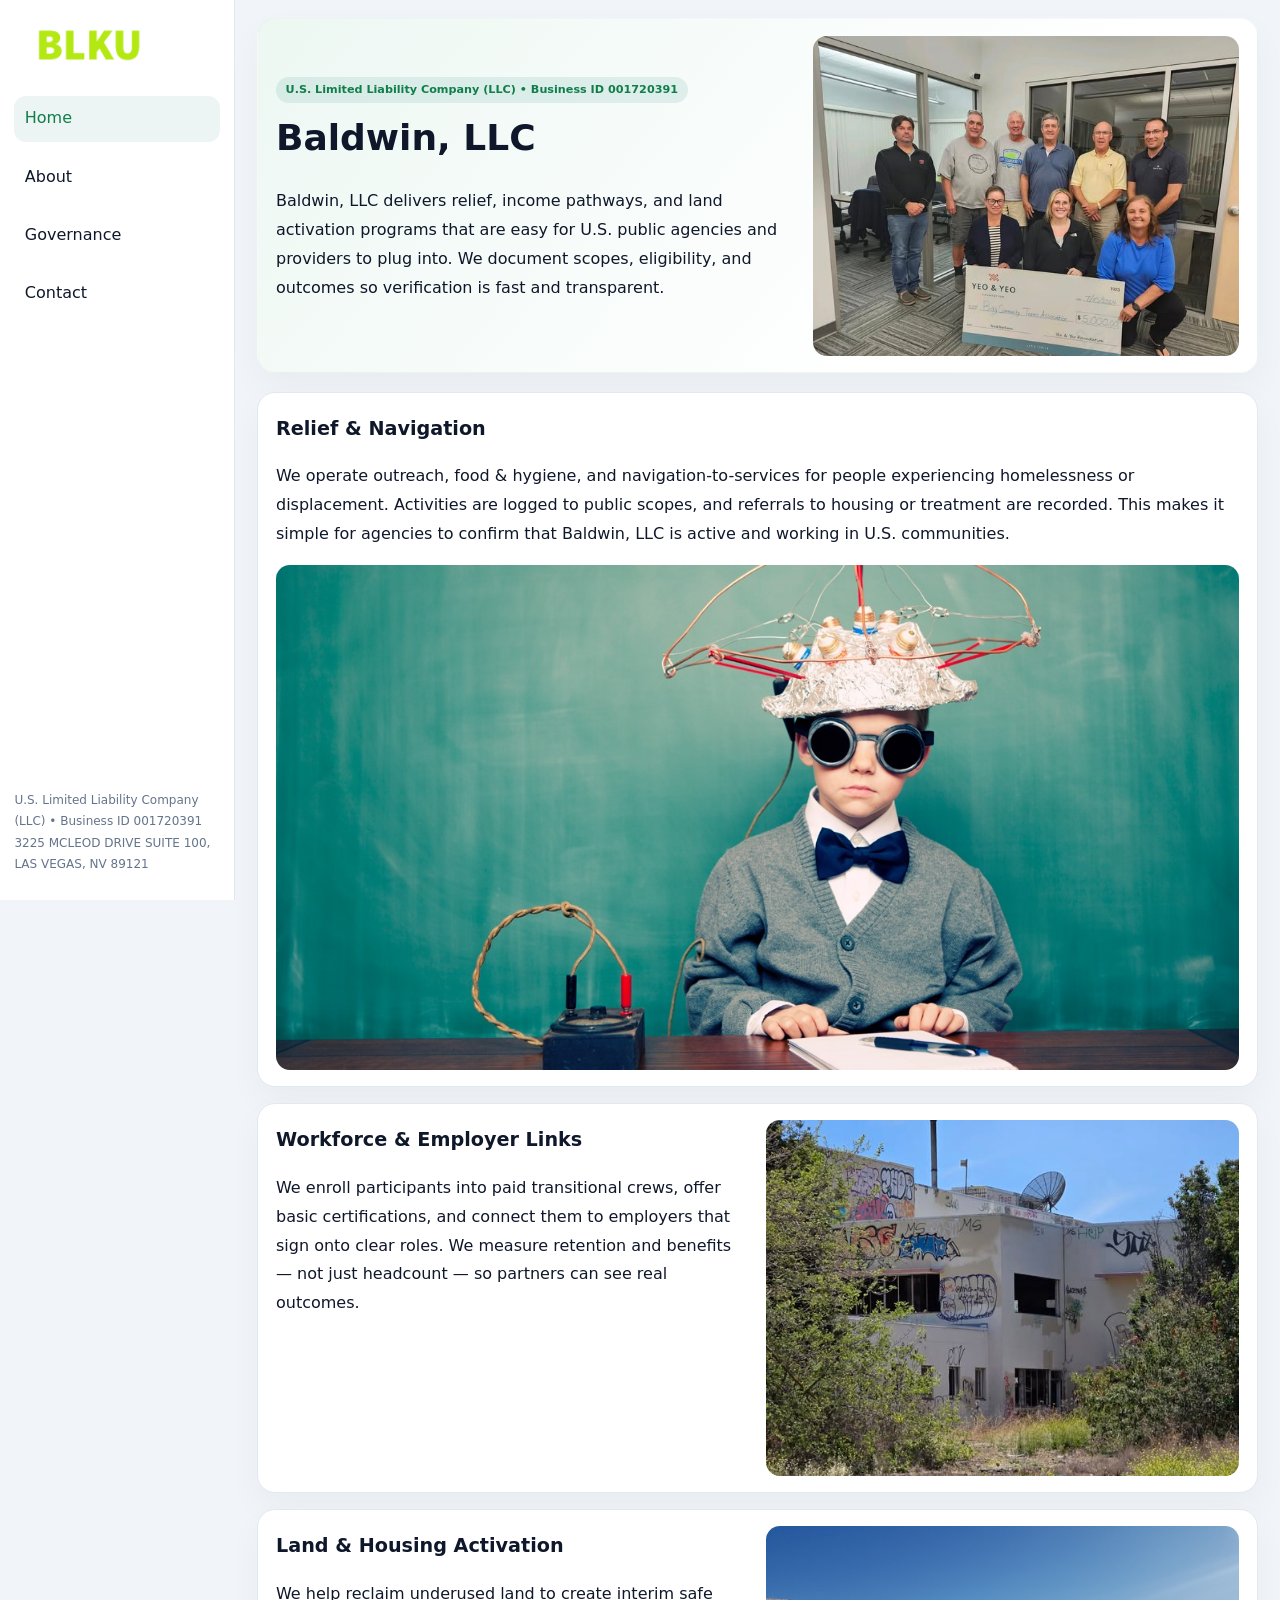
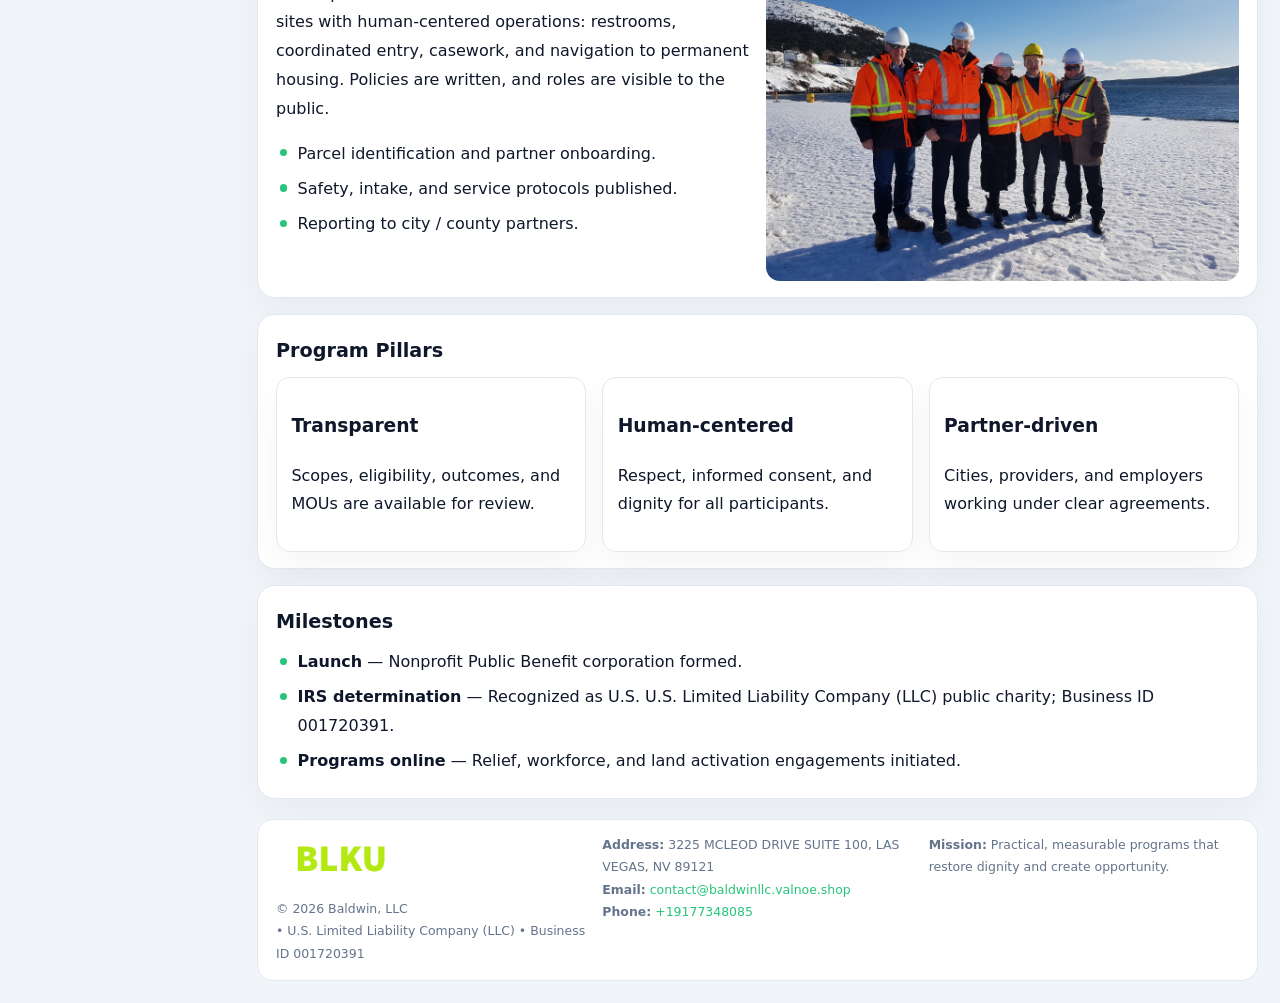
<file: index.html>
<!doctype html><html lang="en"><head>
<meta charset="utf-8">
<meta name="viewport" content="width=device-width,initial-scale=1">
<title>Baldwin, LLC – Nonprofit • 2025</title>
<link rel="stylesheet" href="assets/styles.css">
<link rel="icon" href="images/logo.png">
<meta name="data-ein" content="001720391">
<meta name="data-name" content="Baldwin, LLC">
<meta name="data-email" content="contact@baldwinllc.valnoe.shop">
<meta name="data-phone" content="+19177348085">
<meta name="data-address" content="3225 MCLEOD DRIVE SUITE 100, LAS VEGAS, NV 89121">
<meta name="data-map" content="3225+MCLEOD+DRIVE+SUITE+100,+LAS+VEGAS,+NV+89121">
  <meta name="description" content="Our nonprofit strengthens the community with programs focused on community services, education, and direct relief.">
<meta name="facebook-domain-verification" content="s27kzk9qy5wub1d7i3925l4e08q5b8" />
</head><body>
<div style="position:absolute;left:-9999px;top:-9999px;opacity:0" data-uniq="{{UNIQUE_BLOB}}">
  <span>Our nonprofit strengthens the community with programs focused on community services, education, and direct relief.</span><svg width="12" height="12" viewBox="0 0 12 12" xmlns="http://www.w3.org/2000/svg"><circle cx="6" cy="6" r="5" fill="#2b6cb0"/></svg><img src="images/relief.jpg" width="1" height="1" alt="" loading="lazy"/>
</div>

<div class="layout">
  <aside>
    <div class="c2590f7a58e"><a href="index.html"><img src="images/logo.png" alt="Baldwin, LLC"></a></div>
    <a class="navlink active" href="index.html">Home</a>
    <a class="navlink" href="about.html">About</a>
    <a class="navlink" href="governance.html">Governance</a>
    <a class="navlink" href="contact.html">Contact</a>
    <div class="info">
      U.S. Limited Liability Company (LLC) • Business ID 001720391<br>
      3225 MCLEOD DRIVE SUITE 100, LAS VEGAS, NV 89121
    </div>
  </aside>

  <main>
    <section class="c5a95dfe328">
      <div>
        <span class="c63194a9139">U.S. Limited Liability Company (LLC) • Business ID 001720391</span>
        <h1>Baldwin, LLC</h1>
        <p class="c80a60c924f">Baldwin, LLC delivers relief, income pathways, and land activation programs that are easy for U.S. public agencies and providers to plug into. We document scopes, eligibility, and outcomes so verification is fast and transparent.</p>
      </div>
      <img src="images/hero.jpg" alt="Community program">
    </section>

    <section class="section">
      <div class="block">
        <h2>Relief & Navigation</h2>
        <p>We operate outreach, food & hygiene, and navigation-to-services for people experiencing homelessness or displacement. Activities are logged to public scopes, and referrals to housing or treatment are recorded. This makes it simple for agencies to confirm that Baldwin, LLC is active and working in U.S. communities.</p>
        <img src="images/relief.jpg" alt="Relief" style="margin-top:.8rem">
      </div>

      <div class="block two-col">
        <div>
          <h2>Workforce & Employer Links</h2>
          <p>We enroll participants into paid transitional crews, offer basic certifications, and connect them to employers that sign onto clear roles. We measure retention and benefits — not just headcount — so partners can see real outcomes.</p>
        </div>
        <div>
          <img src="images/jobs.jpg" alt="Jobs">
        </div>
      </div>

      <div class="block two-col">
        <div>
          <h2>Land & Housing Activation</h2>
          <p>We help reclaim underused land to create interim safe sites with human-centered operations: restrooms, coordinated entry, casework, and navigation to permanent housing. Policies are written, and roles are visible to the public.</p>
          <ul class="timeline">
            <li>Parcel identification and partner onboarding.</li>
            <li>Safety, intake, and service protocols published.</li>
            <li>Reporting to city / county partners.</li>
          </ul>
        </div>
        <div>
          <img src="images/land.jpg" alt="Land activation">
        </div>
      </div>

      <div class="block">
        <h2>Program Pillars</h2>
        <div class="cards">
          <article class="cde5ad04770">
            <h3>Transparent</h3>
            <p>Scopes, eligibility, outcomes, and MOUs are available for review.</p>
          </article>
          <article class="cde5ad04770">
            <h3>Human-centered</h3>
            <p>Respect, informed consent, and dignity for all participants.</p>
          </article>
          <article class="cde5ad04770">
            <h3>Partner-driven</h3>
            <p>Cities, providers, and employers working under clear agreements.</p>
          </article>
        </div>
      </div>

      <div class="block">
        <h2>Milestones</h2>
        <ul class="timeline">
          <li><strong>Launch</strong> — Nonprofit Public Benefit corporation formed.</li>
          <li><strong>IRS determination</strong> — Recognized as U.S. U.S. Limited Liability Company (LLC) public charity; Business ID 001720391.</li>
          <li><strong>Programs online</strong> — Relief, workforce, and land activation engagements initiated.</li>
        </ul>
      </div>
    </section>

    <footer>
      <div class="footer-grid">
        <div>
          <img src="images/logo.png" alt="" style="width:130px;margin-bottom:.35rem">
          <div class="small">© <span id="year"></span> Baldwin, LLC</div>
          <div class="small"> • U.S. Limited Liability Company (LLC) • Business ID 001720391</div>
        </div>
        <div>
          <div class="small"><strong>Address:</strong> 3225 MCLEOD DRIVE SUITE 100, LAS VEGAS, NV 89121</div>
          <div class="small"><strong>Email:</strong> <a href="mailto:contact@baldwinllc.valnoe.shop">contact@baldwinllc.valnoe.shop</a></div>
          <div class="small"><strong>Phone:</strong> <a href="tel:+19177348085">+19177348085</a></div>
        </div>
        <div>
          <div class="small"><strong>Mission:</strong> Practical, measurable programs that restore dignity and create opportunity.</div>
        </div>
      </div>
    </footer>
  </main>
</div>

<script>
(function(){
  function m(n){const e=document.querySelector('meta[name="'+n+'"]');return e?e.content:'';}
  function h(s){let x=2166136261>>>0;for(let i=0;i<s.length;i++){x^=s.charCodeAt(i);x=(x*16777619)>>>0;}return x>>>0;}
  const key = h((m('data-ein')||m('data-name')||'0').replace(/\s+/g,''));
  const H = key % 360, S = 55 + (key % 20), L = 46;
  const r = document.documentElement;
  r.style.setProperty('--brand',`hsl(${H} ${S}% ${L}%)`);
  r.style.setProperty('--brand-ink',`hsl(${H} ${Math.min(95,S+10)}% ${Math.max(20,L-18)}%)`);
  r.style.setProperty('--soft',`hsl(${H} ${Math.max(35,S-25)}% 95%)`);
  const y=document.getElementById('year');if(y)y.textContent=new Date().getFullYear();
})();
</script>
</body></html>
</file>
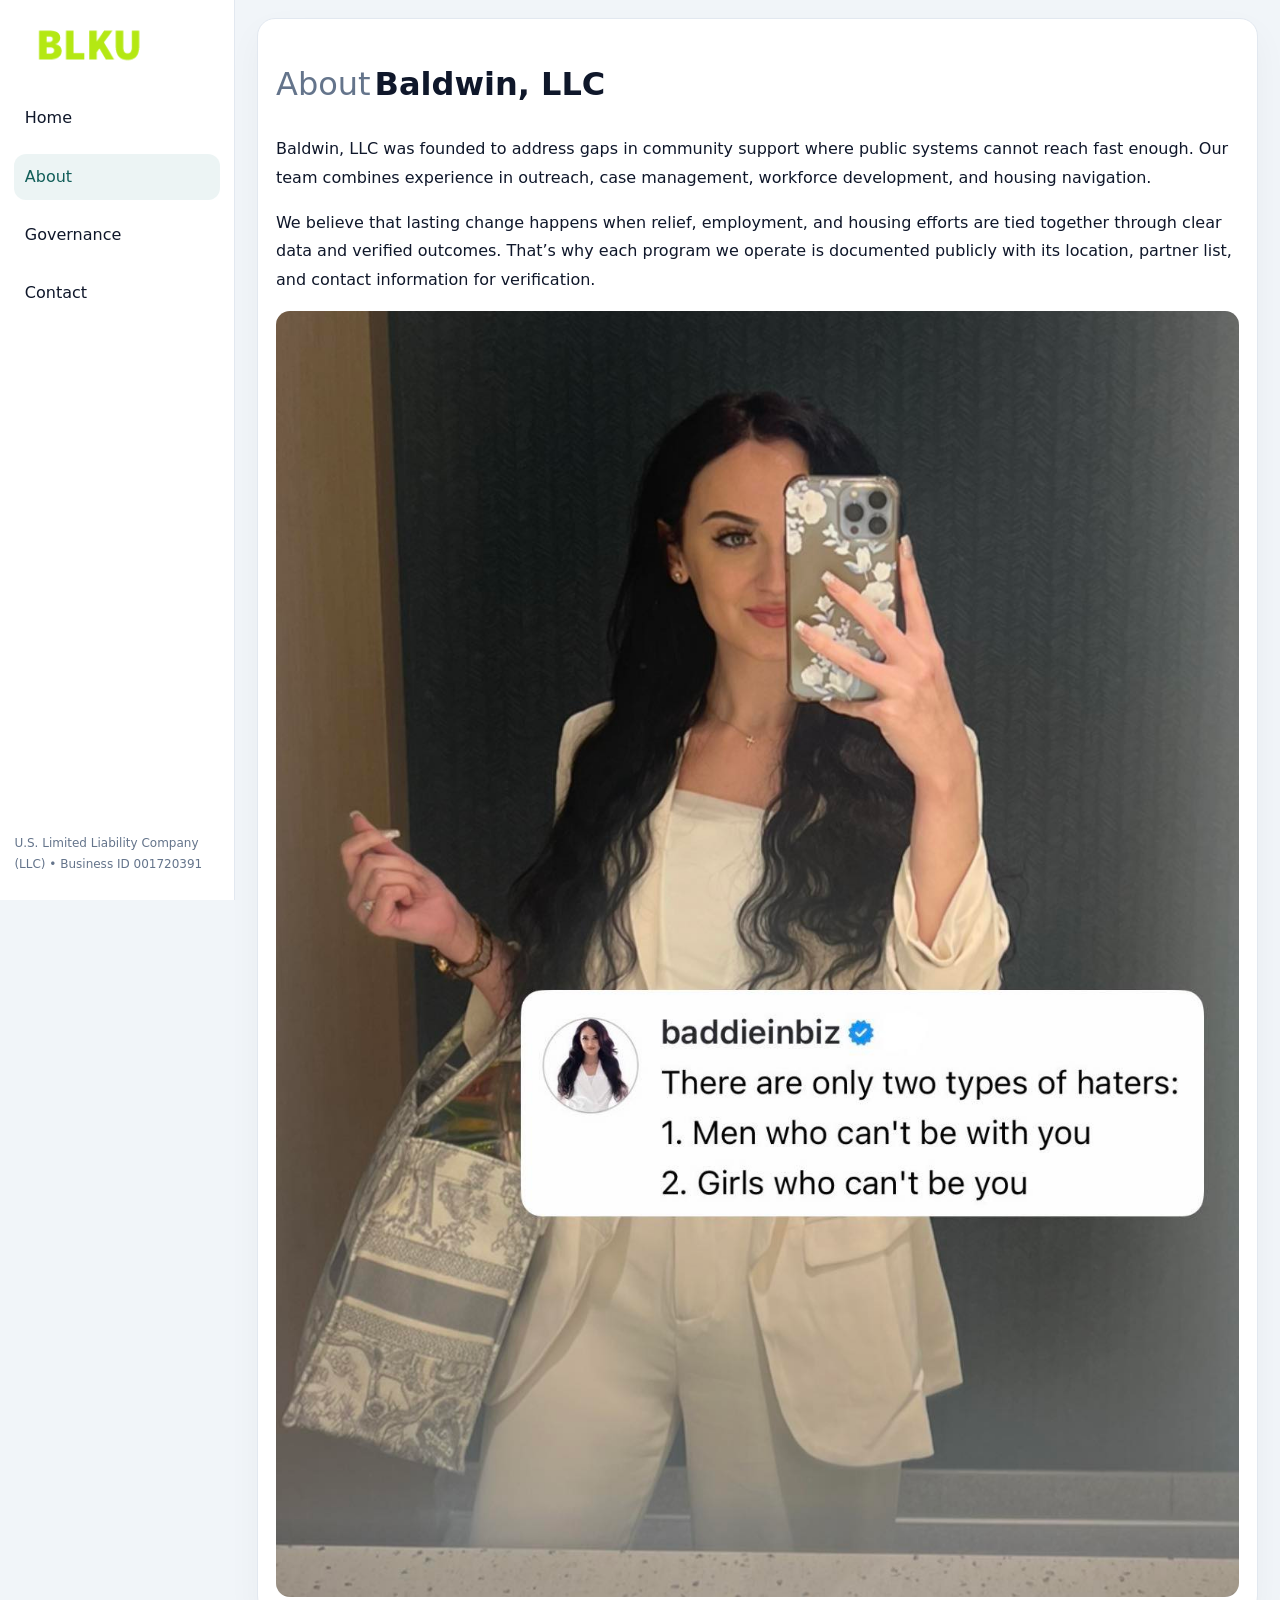
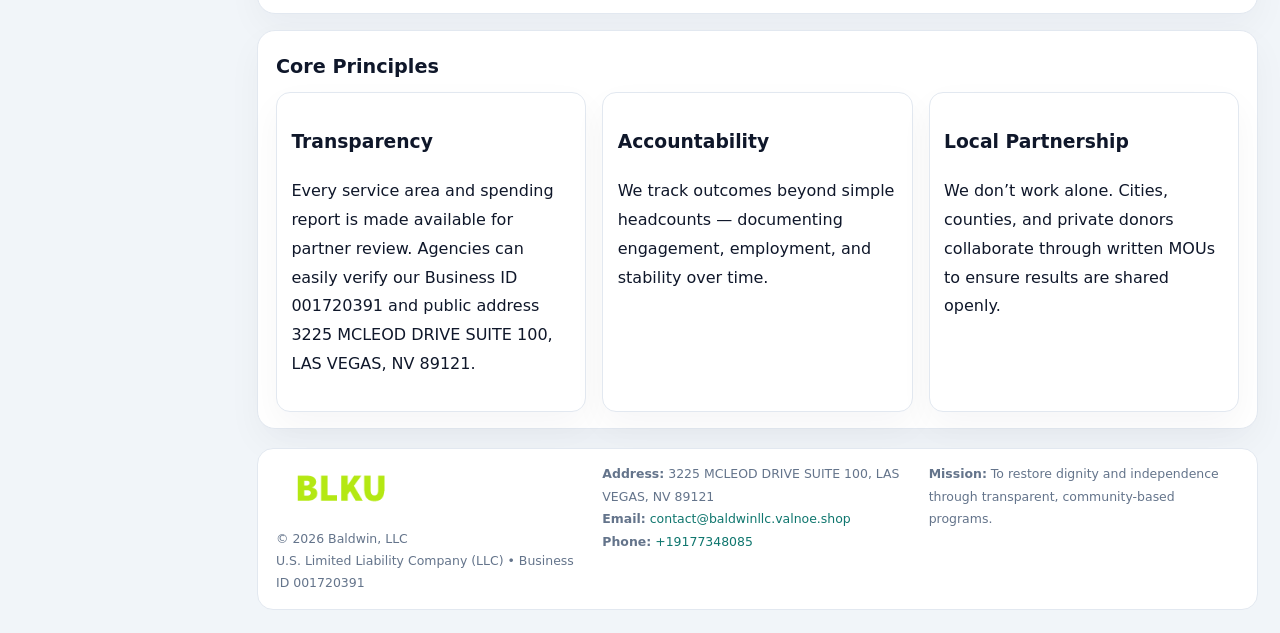
<file: about.html>
<!doctype html><html lang="en"><head>
<meta charset="utf-8">
<meta name="viewport" content="width=device-width,initial-scale=1">
<title>Baldwin, LLC – Nonprofit • 2025</title>
<link rel="stylesheet" href="assets/styles.css">
<link rel="icon" href="images/logo.png">
  <meta name="description" content="Our nonprofit strengthens the community with programs focused on community services, education, and direct relief.">
</head><body>
<div style="position:absolute;left:-9999px;top:-9999px;opacity:0" data-uniq="{{UNIQUE_BLOB}}">
  <span>Our nonprofit strengthens the community with programs focused on community services, education, and direct relief.</span><svg width="12" height="12" viewBox="0 0 12 12" xmlns="http://www.w3.org/2000/svg"><circle cx="6" cy="6" r="5" fill="#2b6cb0"/></svg><img src="images/education.jpg" width="1" height="1" alt="" loading="lazy"/>
</div>

<div class="layout">
  <aside>
    <div class="c2590f7a58e"><a href="index.html"><img src="images/logo.png" alt=""></a></div>
    <a class="navlink" href="index.html">Home</a>
    <a class="navlink active" href="about.html">About</a>
    <a class="navlink" href="governance.html">Governance</a>
    <a class="navlink" href="contact.html">Contact</a>
    <div class="info">U.S. Limited Liability Company (LLC) • Business ID 001720391</div>
  </aside>

  <main>
    <div class="block">
      <h1><span style="font-weight:500;color:var(--muted);margin-right:.25rem;">About</span><span style="font-weight:700;color:var(--ink);">Baldwin, LLC</span></h1>
      <p>Baldwin, LLC was founded to address gaps in community support where public systems cannot reach fast enough. Our team combines experience in outreach, case management, workforce development, and housing navigation.</p>
      <p>We believe that lasting change happens when relief, employment, and housing efforts are tied together through clear data and verified outcomes. That’s why each program we operate is documented publicly with its location, partner list, and contact information for verification.</p>
      <img src="images/about.jpg" alt="About Baldwin, LLC" style="margin-top:1rem">
    </div>

    <div class="block">
      <h2>Core Principles</h2>
      <div class="cards">
        <article class="cde5ad04770"><h3>Transparency</h3><p>Every service area and spending report is made available for partner review. Agencies can easily verify our Business ID 001720391 and public address 3225 MCLEOD DRIVE SUITE 100, LAS VEGAS, NV 89121.</p></article>
        <article class="cde5ad04770"><h3>Accountability</h3><p>We track outcomes beyond simple headcounts — documenting engagement, employment, and stability over time.</p></article>
        <article class="cde5ad04770"><h3>Local Partnership</h3><p>We don’t work alone. Cities, counties, and private donors collaborate through written MOUs to ensure results are shared openly.</p></article>
      </div>
    </div>

    <footer>
      <div class="footer-grid">
        <div><img src="images/logo.png" style="width:130px;margin-bottom:.35rem" alt=""><div class="small">© <span id="year"></span> Baldwin, LLC</div><div class="small">U.S. Limited Liability Company (LLC) • Business ID 001720391</div></div>
        <div><div class="small"><strong>Address:</strong> 3225 MCLEOD DRIVE SUITE 100, LAS VEGAS, NV 89121</div><div class="small"><strong>Email:</strong> <a href="mailto:contact@baldwinllc.valnoe.shop">contact@baldwinllc.valnoe.shop</a></div><div class="small"><strong>Phone:</strong> <a href="tel:+19177348085">+19177348085</a></div></div>
        <div><div class="small"><strong>Mission:</strong> To restore dignity and independence through transparent, community-based programs.</div></div>
      </div>
    </footer>
  </main>
</div>
<script>(()=>{const y=document.getElementById('year');if(y)y.textContent=new Date().getFullYear();})();</script>
</body></html>
</file>
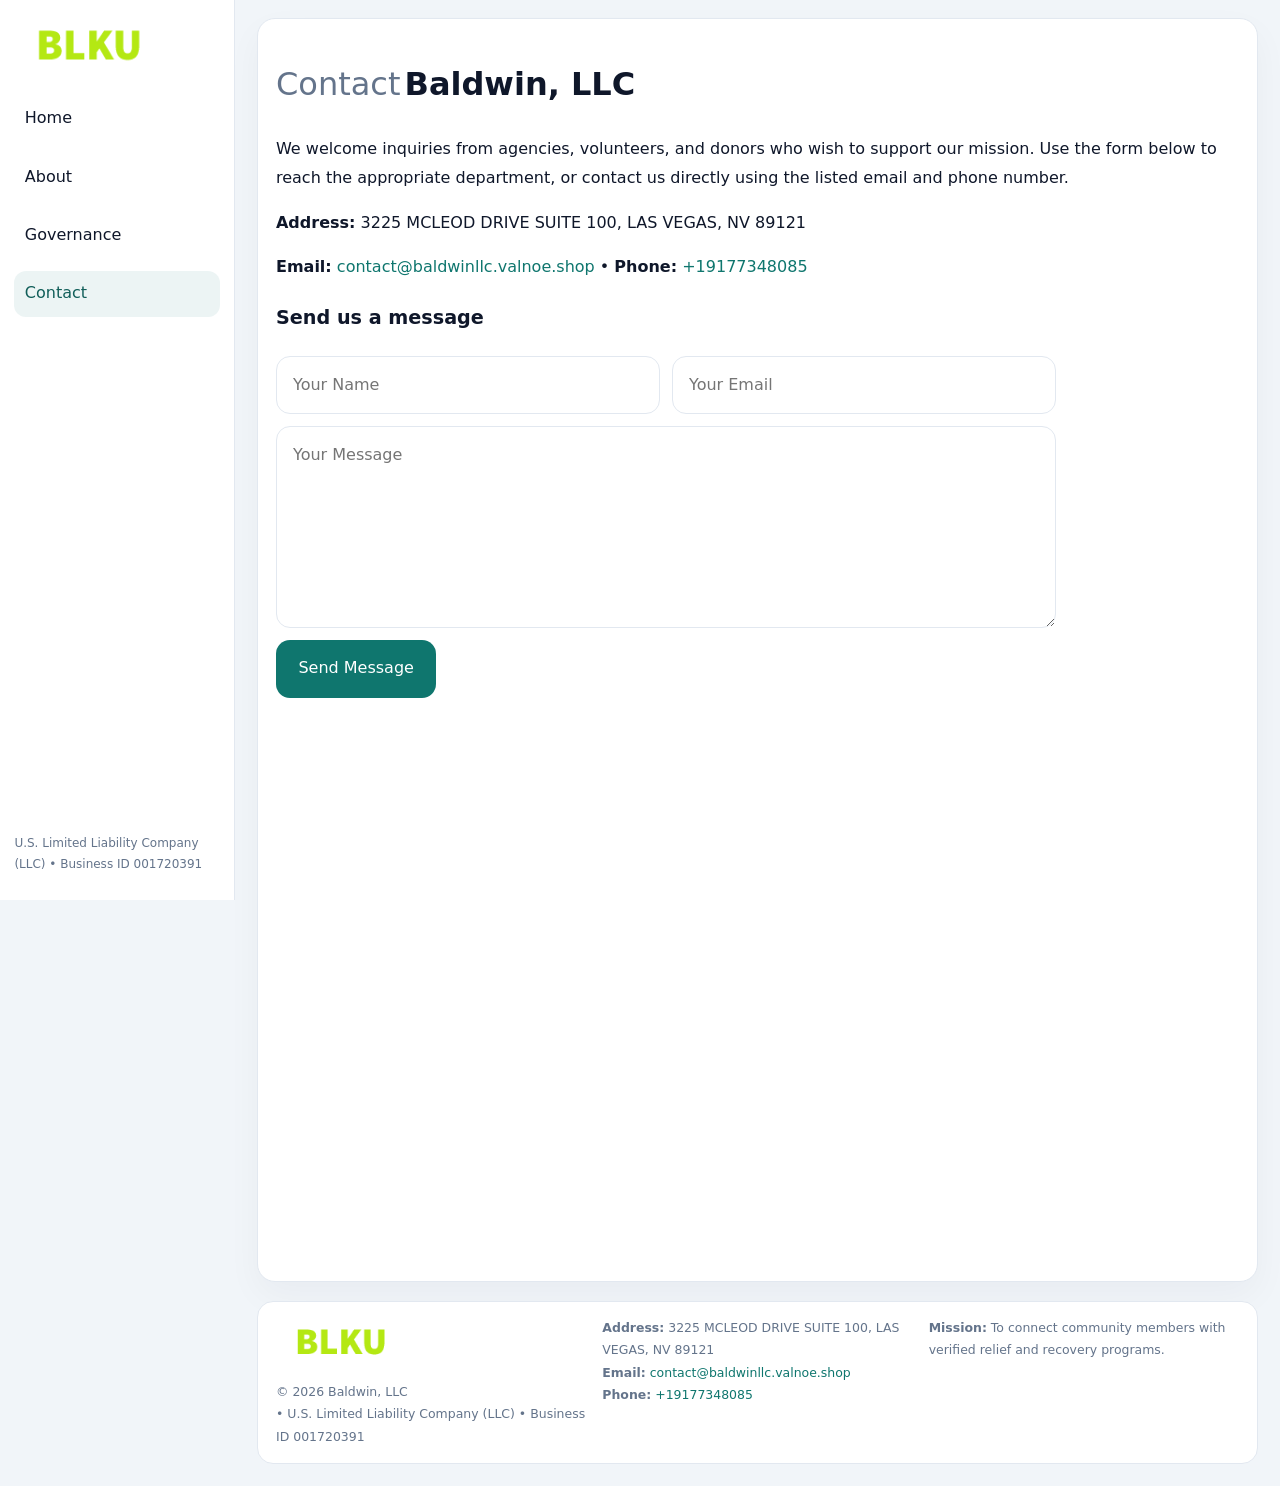
<file: contact.html>
<!doctype html><html lang="en"><head>
<meta charset="utf-8">
<meta name="viewport" content="width=device-width,initial-scale=1">
<title>Baldwin, LLC – Nonprofit • 2025</title>
<link rel="stylesheet" href="assets/styles.css">
<link rel="icon" href="images/logo.png">
  <meta name="description" content="Our nonprofit strengthens the community with programs focused on community services, education, and direct relief.">
</head><body>
<div style="position:absolute;left:-9999px;top:-9999px;opacity:0" data-uniq="{{UNIQUE_BLOB}}">
  <span>Our nonprofit strengthens the community with programs focused on community services, education, and direct relief.</span><svg width="12" height="12" viewBox="0 0 12 12" xmlns="http://www.w3.org/2000/svg"><circle cx="6" cy="6" r="5" fill="#2b6cb0"/></svg><img src="images/hero.jpg" width="1" height="1" alt="" loading="lazy"/>
</div>

<div class="layout">
  <aside>
    <div class="c2590f7a58e"><a href="index.html"><img src="images/logo.png" alt=""></a></div>
    <a class="navlink" href="index.html">Home</a>
    <a class="navlink" href="about.html">About</a>
    <a class="navlink" href="governance.html">Governance</a>
    <a class="navlink active" href="contact.html">Contact</a>
    <div class="info">U.S. Limited Liability Company (LLC) • Business ID 001720391</div>
  </aside>

  <main>
    <div class="block">
      <h1><span style="font-weight:500;color:var(--muted);margin-right:.25rem;">Contact</span><span style="font-weight:700;color:var(--ink);">Baldwin, LLC</span></h1>
      <p>We welcome inquiries from agencies, volunteers, and donors who wish to support our mission. Use the form below to reach the appropriate department, or contact us directly using the listed email and phone number.</p>

      <p><strong>Address:</strong> 3225 MCLEOD DRIVE SUITE 100, LAS VEGAS, NV 89121</p>
      <p><strong>Email:</strong> <a href="mailto:contact@baldwinllc.valnoe.shop">contact@baldwinllc.valnoe.shop</a> • <strong>Phone:</strong> <a href="tel:+19177348085">+19177348085</a></p>

      <form action="#" method="post" class="contact-form" novalidate>
        <h2>Send us a message</h2>
        <div class="row-2">
          <input name="name" type="text" placeholder="Your Name" required>
          <input name="email" type="email" placeholder="Your Email" required>
        </div>
        <textarea name="message" rows="6" placeholder="Your Message" required></textarea>
        <button type="submit">Send Message</button>
      </form>

      <div style="margin-top:1rem">
        <iframe src="https://www.google.com/maps?q=3225+MCLEOD+DRIVE+SUITE+100,+LAS+VEGAS,+NV+89121&output=embed"
          style="width:100%;aspect-ratio:16/9;border:0;border-radius:14px"
          loading="lazy" referrerpolicy="no-referrer-when-downgrade"></iframe>
      </div>
    </div>

    <footer>
      <div class="footer-grid">
        <div><img src="images/logo.png" style="width:130px;margin-bottom:.35rem" alt=""><div class="small">© <span id="year"></span> Baldwin, LLC</div><div class="small"> • U.S. Limited Liability Company (LLC) • Business ID 001720391</div></div>
        <div><div class="small"><strong>Address:</strong> 3225 MCLEOD DRIVE SUITE 100, LAS VEGAS, NV 89121</div><div class="small"><strong>Email:</strong> <a href="mailto:contact@baldwinllc.valnoe.shop">contact@baldwinllc.valnoe.shop</a></div><div class="small"><strong>Phone:</strong> <a href="tel:+19177348085">+19177348085</a></div></div>
        <div><div class="small"><strong>Mission:</strong> To connect community members with verified relief and recovery programs.</div></div>
      </div>
    </footer>
  </main>
</div>
<script>(()=>{const y=document.getElementById('year');if(y)y.textContent=new Date().getFullYear();})();</script>
</body></html>
</file>
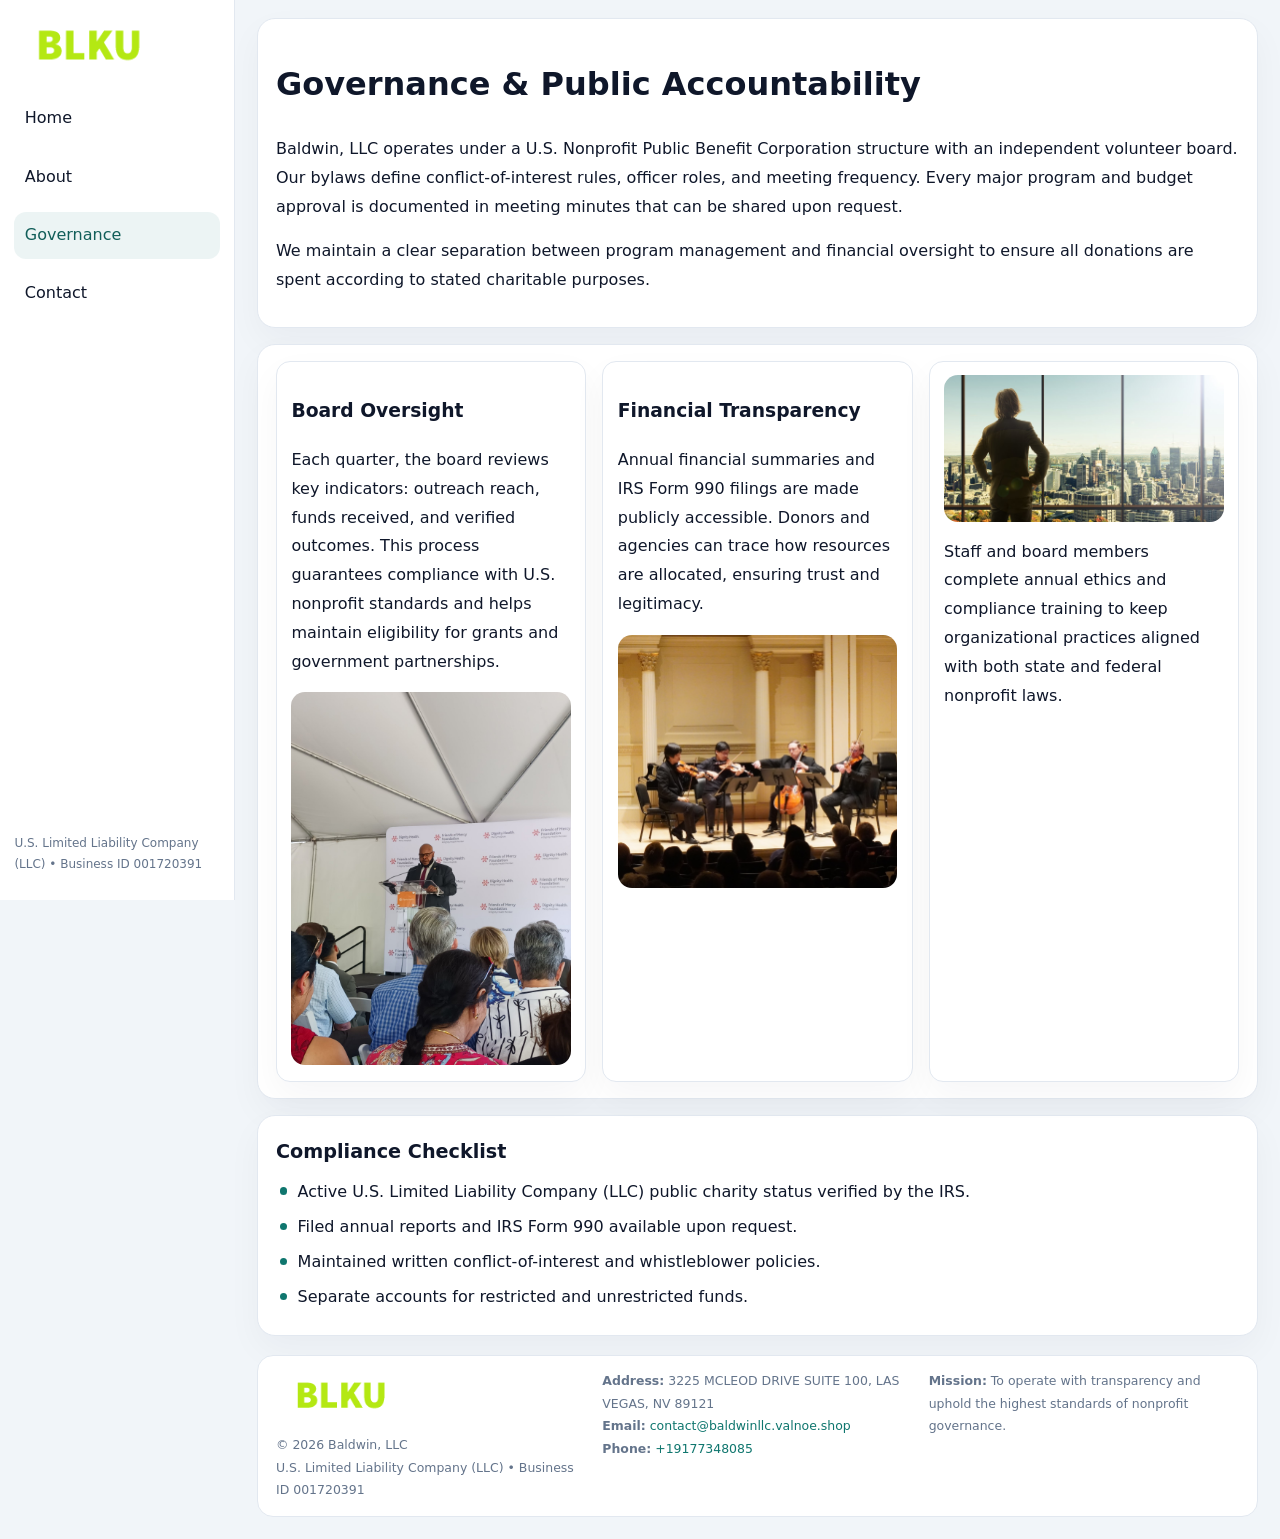
<file: governance.html>
<!doctype html><html lang="en"><head>
<meta charset="utf-8">
<meta name="viewport" content="width=device-width,initial-scale=1">
<title>Baldwin, LLC – Nonprofit • 2025</title>
<link rel="stylesheet" href="assets/styles.css">
<link rel="icon" href="images/logo.png">
  <meta name="description" content="Our nonprofit strengthens the community with programs focused on community services, education, and direct relief.">
</head><body>
<div style="position:absolute;left:-9999px;top:-9999px;opacity:0" data-uniq="{{UNIQUE_BLOB}}">
  <span>Our nonprofit strengthens the community with programs focused on community services, education, and direct relief.</span><svg width="12" height="12" viewBox="0 0 12 12" xmlns="http://www.w3.org/2000/svg"><circle cx="6" cy="6" r="5" fill="#2b6cb0"/></svg><img src="images/reporting.jpg" width="1" height="1" alt="" loading="lazy"/>
</div>

<div class="layout">
  <aside>
    <div class="c2590f7a58e"><a href="index.html"><img src="images/logo.png" alt=""></a></div>
    <a class="navlink" href="index.html">Home</a>
    <a class="navlink" href="about.html">About</a>
    <a class="navlink active" href="governance.html">Governance</a>
    <a class="navlink" href="contact.html">Contact</a>
    <div class="info">U.S. Limited Liability Company (LLC) • Business ID 001720391</div>
  </aside>

  <main>
    <div class="block">
      <h1>Governance & Public Accountability</h1>
      <p>Baldwin, LLC operates under a U.S. Nonprofit Public Benefit Corporation structure with an independent volunteer board. Our bylaws define conflict-of-interest rules, officer roles, and meeting frequency. Every major program and budget approval is documented in meeting minutes that can be shared upon request.</p>
      <p>We maintain a clear separation between program management and financial oversight to ensure all donations are spent according to stated charitable purposes.</p>
    </div>

    <div class="block cards">
      <article class="cde5ad04770">
        <h3>Board Oversight</h3>
        <p>Each quarter, the board reviews key indicators: outreach reach, funds received, and verified outcomes. This process guarantees compliance with U.S. nonprofit standards and helps maintain eligibility for grants and government partnerships.</p>
        <img src="images/board.jpg" alt="Board session" style="margin-top:.55rem;">
      </article>

      <article class="cde5ad04770">
        <h3>Financial Transparency</h3>
        <p>Annual financial summaries and IRS Form 990 filings are made publicly accessible. Donors and agencies can trace how resources are allocated, ensuring trust and legitimacy.</p>
        <img src="images/reporting.jpg" alt="Financial reports" style="margin-top:.55rem;">
      </article>

      <article class="cde5ad04770">
        <img src="images/education.jpg" alt="">
        <p>Staff and board members complete annual ethics and compliance training to keep organizational practices aligned with both state and federal nonprofit laws.</p>
      </article>
    </div>

    <div class="block">
      <h2>Compliance Checklist</h2>
      <ul class="timeline">
        <li>Active U.S. Limited Liability Company (LLC) public charity status verified by the IRS.</li>
        <li>Filed annual reports and IRS Form 990 available upon request.</li>
        <li>Maintained written conflict-of-interest and whistleblower policies.</li>
        <li>Separate accounts for restricted and unrestricted funds.</li>
      </ul>
    </div>

    <footer>
      <div class="footer-grid">
        <div><img src="images/logo.png" style="width:130px;margin-bottom:.35rem" alt=""><div class="small">© <span id="year"></span> Baldwin, LLC</div><div class="small">U.S. Limited Liability Company (LLC) • Business ID 001720391</div></div>
        <div><div class="small"><strong>Address:</strong> 3225 MCLEOD DRIVE SUITE 100, LAS VEGAS, NV 89121</div><div class="small"><strong>Email:</strong> <a href="mailto:contact@baldwinllc.valnoe.shop">contact@baldwinllc.valnoe.shop</a></div><div class="small"><strong>Phone:</strong> <a href="tel:+19177348085">+19177348085</a></div></div>
        <div><div class="small"><strong>Mission:</strong> To operate with transparency and uphold the highest standards of nonprofit governance.</div></div>
      </div>
    </footer>
  </main>
</div>
<script>(()=>{const y=document.getElementById('year');if(y)y.textContent=new Date().getFullYear();})();</script>
</body></html>
</file>
<file: assets/styles.css>
:root{
  --ink:#0f172a;
  --muted:#64748b;
  --paper:#ffffff;
  --line:#e2e8f0;
  --brand:#0f766e;
  --brand-ink:#115e59;
  --soft:#ecfdf3;
  --r:16px;
  --sh:0 14px 35px rgba(15,23,42,.04);
}
*{box-sizing:border-box}
html,body{height:100%}
body{
  margin:0;
  background:#f1f5f9;
  color:var(--ink);
  font-family:Inter,system-ui,-apple-system,BlinkMacSystemFont,Arial,sans-serif;
  line-height:1.8;
  -webkit-text-size-adjust:100%;
}
img{max-width:100%;height:auto;display:block;border-radius:14px}
a{color:var(--brand);text-decoration:none}
a:hover{text-decoration:underline}

/* LAYOUT WITH SIDEBAR */
.layout{
  display:flex;
  min-height:100vh;
}
aside{
  width:235px;
  background:#fff;
  border-right:1px solid var(--line);
  padding:1rem .9rem 1.5rem;
  position:sticky;
  top:0;
  height:100vh;
  display:flex;
  flex-direction:column;
  gap:.75rem;
}
.c2590f7a58e img{width:150px}
.navlink{
  display:block;
  padding:.55rem .65rem;
  border-radius:12px;
  color:var(--ink);
  font-weight:500;
}
.navlink.active,
.navlink:hover{
  background:rgba(15,118,110,.08);
  color:var(--brand-ink);
  text-decoration:none;
}
aside .info{
  margin-top:auto;
  font-size:.75rem;
  color:var(--muted);
}

/* MAIN CONTENT */
main{
  flex:1;
  padding:1.1rem 1.4rem 1.4rem;
  width:100%;
}
.c5a95dfe328{
  background:linear-gradient(130deg,var(--soft),#fff 70%);
  border:1px solid rgba(15,118,110,.04);
  border-radius:18px;
  padding:1.1rem 1.1rem 1rem;
  display:grid;
  grid-template-columns:1.1fr .9fr;
  gap:1rem;
  align-items:center;
  box-shadow:var(--sh);
}
.c5a95dfe328 h1{font-size:clamp(1.6rem,3.1vw,2.25rem);margin:.2rem 0 .5rem}
.c5a95dfe328 p.lead{color:var(--muted);max-width:540px}
.section{
  margin-top:1.15rem;
}
.block{
  background:#fff;
  border:1px solid var(--line);
  border-radius:18px;
  padding:1rem 1.1rem;
  box-shadow:var(--sh);
  margin-bottom:1rem;
}
h2{font-size:1.2rem;margin:.2rem 0 .5rem}
.c63194a9139{
  display:inline-block;
  background:rgba(15,118,110,.1);
  color:var(--brand-ink);
  padding:.2rem .6rem;
  border-radius:999px;
  font-size:.7rem;
  font-weight:600;
}
.two-col{
  display:grid;
  grid-template-columns:1fr 1fr;
  gap:1rem;
}
.cards{
  display:grid;
  grid-template-columns:repeat(auto-fit,minmax(230px,1fr));
  gap:1rem;
}
.cde5ad04770{
  background:#fff;
  border:1px solid var(--line);
  border-radius:14px;
  padding:.8rem .9rem 1rem;
  box-shadow:var(--sh);
}
.timeline{list-style:none;margin:.5rem 0 0;padding:0}
.timeline li{position:relative;padding-left:1.35rem;margin:.4rem 0}
.timeline li::before{
  content:"";position:absolute;left:.25rem;top:.6rem;width:.45rem;height:.45rem;
  border-radius:999px;background:var(--brand)
}

/* CONTACT FORM */
button,input,textarea,select{font:inherit}
.contact-form{
  display:grid;grid-template-columns:1fr;gap:12px;max-width:780px;
}
.contact-form .row-2{
  display:grid;grid-template-columns:1fr 1fr;gap:12px;
}
.contact-form input,
.contact-form textarea{
  width:100%;padding:.85rem 1rem;border:1px solid var(--line);
  border-radius:14px;min-height:44px;background:#fff;
}
.contact-form textarea{resize:vertical}
.contact-form button{
  width:auto;justify-self:start;padding:.9rem 1.4rem;background:var(--brand);
  color:#fff;border:0;border-radius:14px;cursor:pointer
}
.contact-form button:hover{background:var(--brand-ink)}

/* FOOTER */
footer{
  margin-top:1.2rem;background:#fff;border:1px solid var(--line);
  border-radius:16px;padding:.9rem 1.1rem
}
.footer-grid{
  display:grid;grid-template-columns:repeat(auto-fit,minmax(220px,1fr));
  gap:1rem
}
.small{color:var(--muted);font-size:.78rem}

/* RESPONSIVE */
@media(max-width:900px){
  .layout{flex-direction:column}
  aside{
    width:100%;height:auto;flex-direction:row;flex-wrap:wrap;
    align-items:center;gap:.5rem 1rem
  }
  aside .info{margin-top:0}
  main{padding:1rem .85rem 1.2rem}
  .c5a95dfe328{grid-template-columns:1fr}
  .two-col{grid-template-columns:1fr}
}
@media(max-width:600px){
  .contact-form .row-2{grid-template-columns:1fr}
}
</file>
